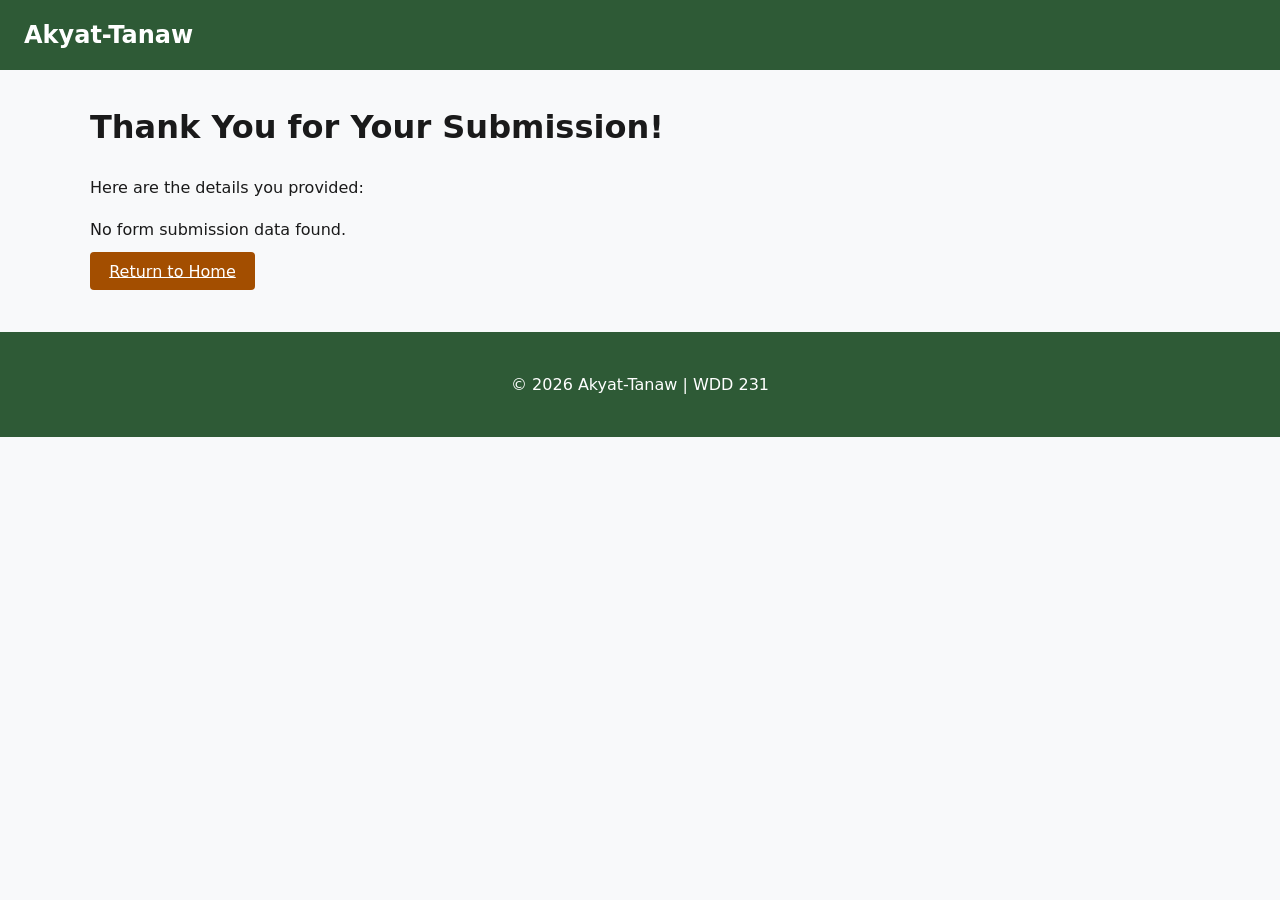
<file: finalproject/join.html>
<!DOCTYPE html>
<html lang="en">

<head>
    <meta charset="UTF-8">
    <meta name="viewport" content="width=device-width, initial-scale=1.0">
    <title>Form Submitted | Akyat-Tanaw</title>
    <link rel="stylesheet" href="styles/styles.css">
    <script type="module" src="scripts/form.mjs"></script>
</head>

<body>
    <header>
        <div class="logo-container"><span>Akyat-Tanaw</span></div>
    </header>

    <main>
        <h1>Thank You for Your Submission!</h1>
        <p>Here are the details you provided:</p>
        <div id="form-results" class="results-box"></div>
        <a href="index.html" class="cta-button">Return to Home</a>
    </main>

    <footer>
        <p>&copy; 2026 Akyat-Tanaw | WDD 231</p>
    </footer>
</body>

</html>
</file>
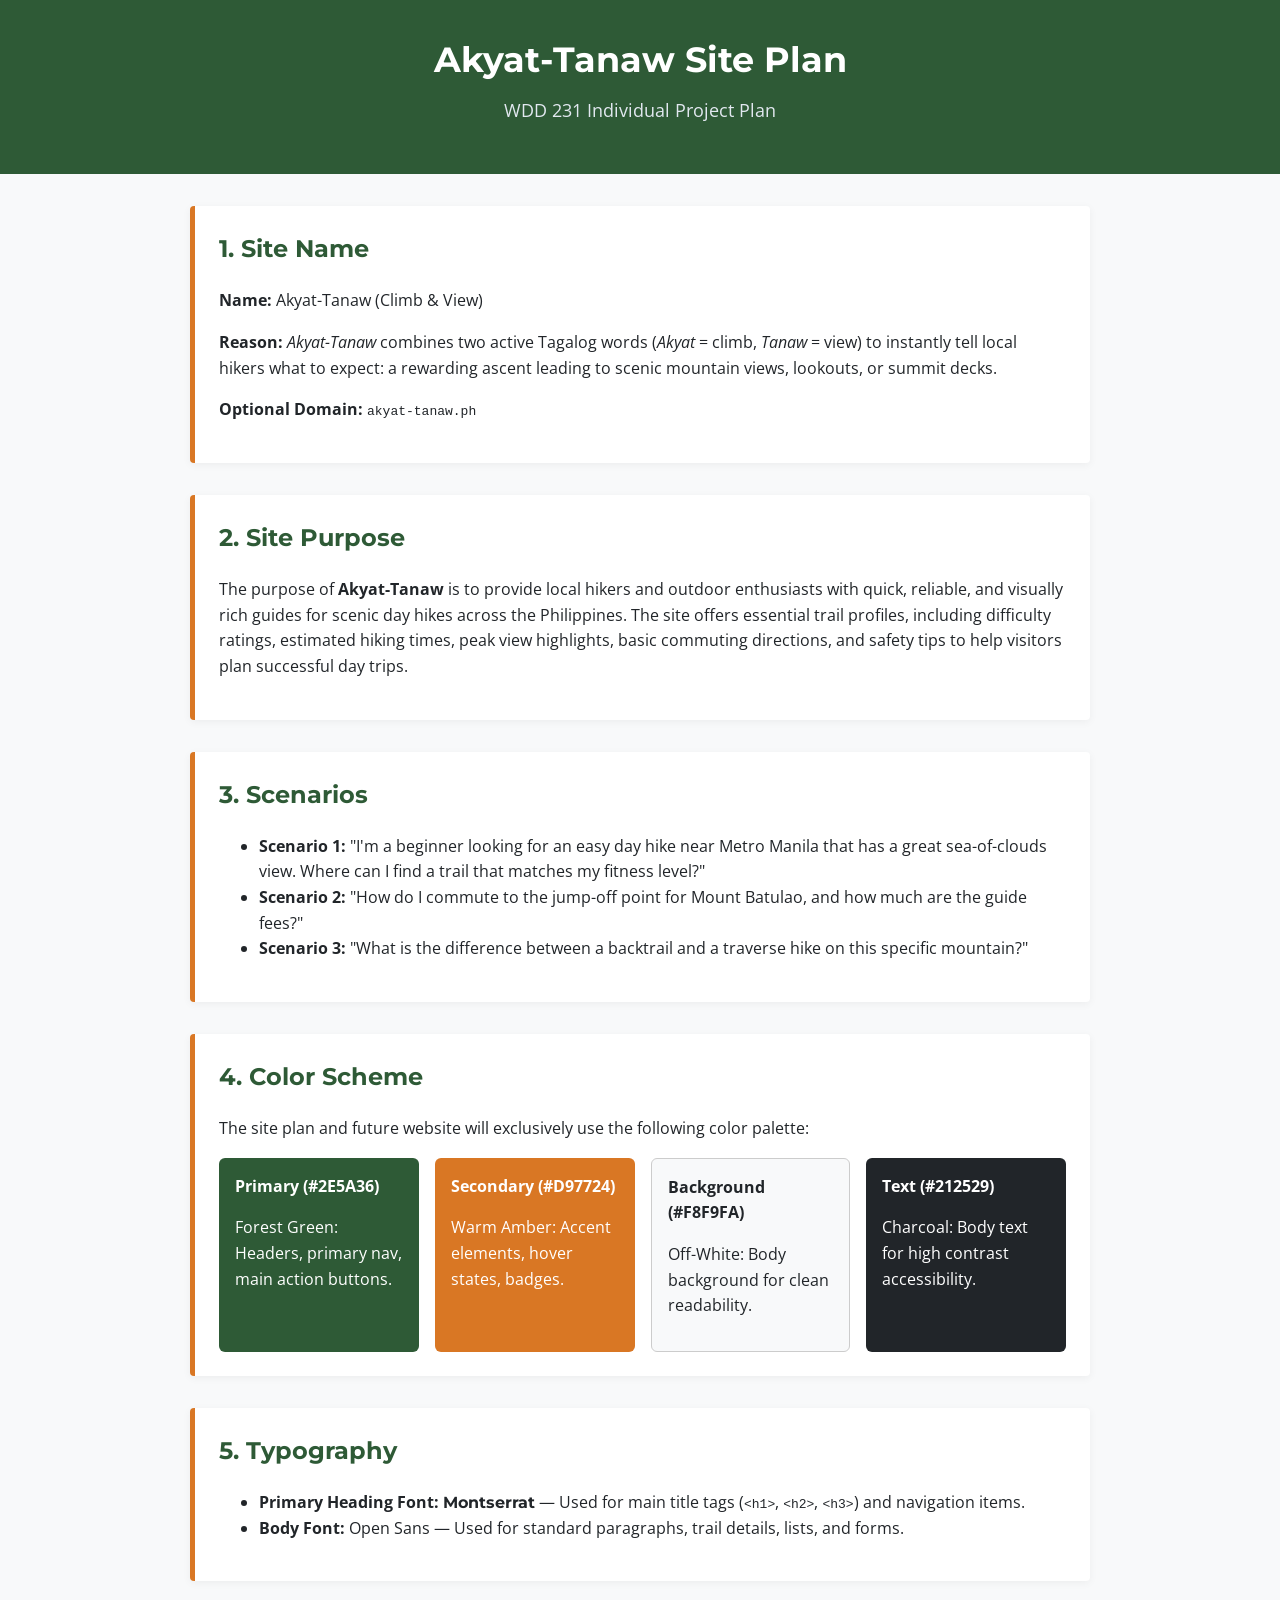
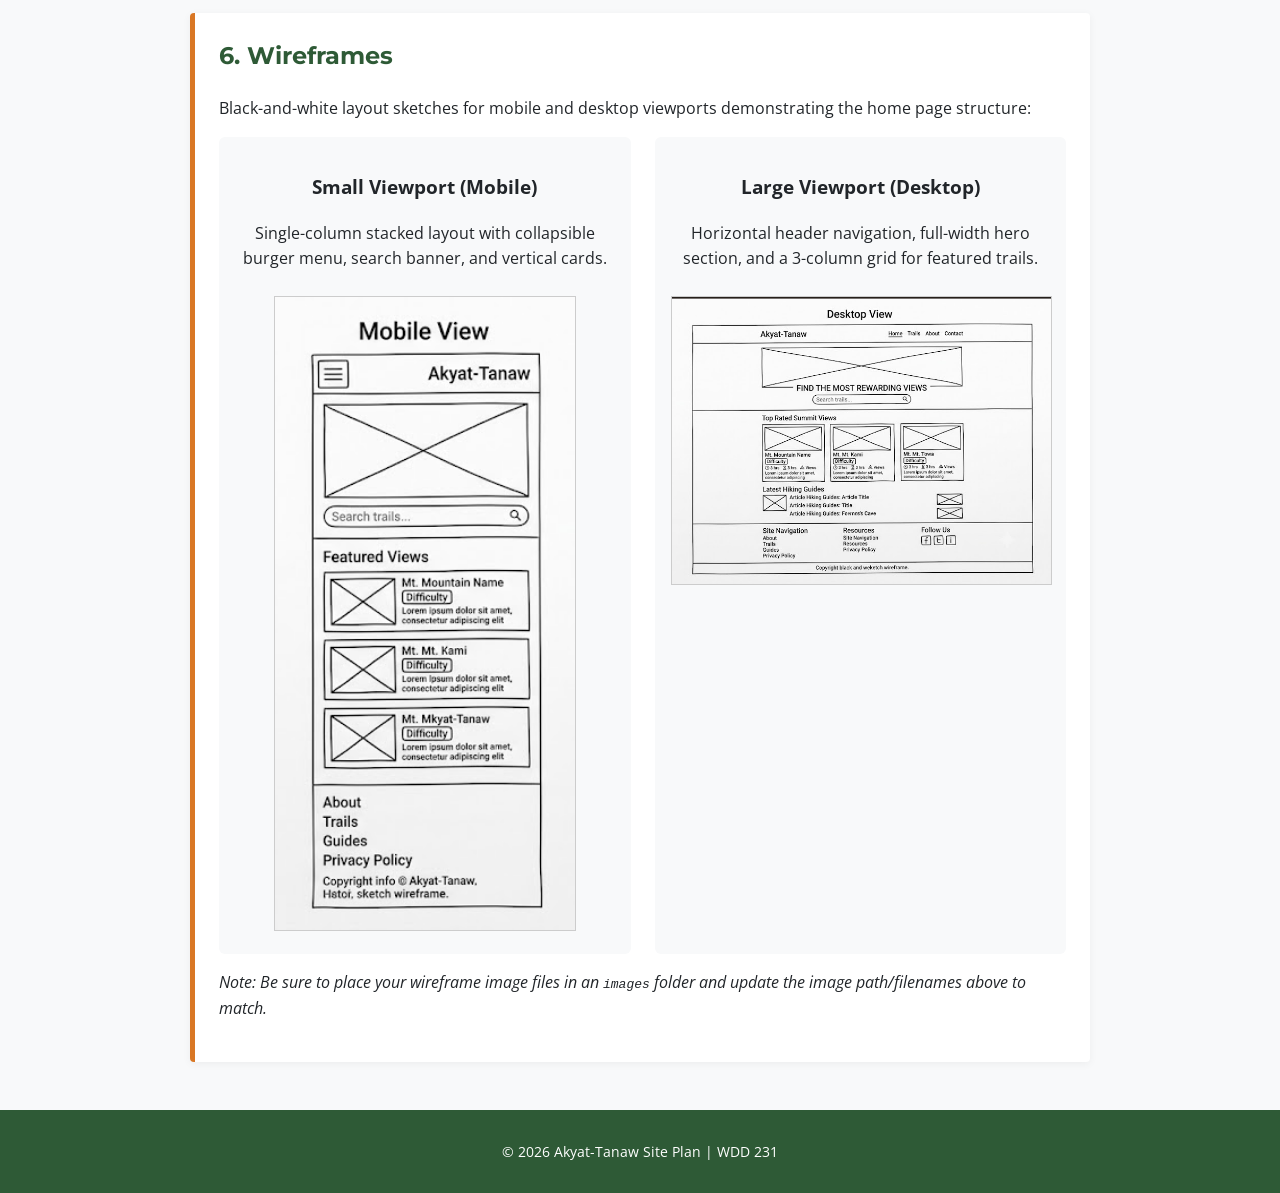
<file: website_plan/siteplan.html>
<!DOCTYPE html>
<html lang="en">

<head>
    <meta charset="UTF-8">
    <meta name="viewport" content="width=device-width, initial-scale=1.0">
    <title>Akyat-Tanaw Site Plan | WDD 231</title>
    <meta name="description" content="Site plan for the Akyat-Tanaw project for WDD 231.">
    <meta name="author" content="Irene Gavina Costales" />

    <!-- Google Fonts -->
    <link rel="preconnect" href="https://fonts.googleapis.com">
    <link rel="preconnect" href="https://fonts.gstatic.com" crossorigin>
    <link
      href="https://fonts.googleapis.com/css2?family=Montserrat:wght@600;700&family=Open+Sans:wght@400;600&display=swap"
      rel="stylesheet">
    <link rel="stylesheet" href="styles/siteplan.css">
</head>

<body>
    <header>
        <h1>Akyat-Tanaw Site Plan</h1>
        <p>WDD 231 Individual Project Plan</p>
    </header>

    <main>
        <section>
            <h2>1. Site Name</h2>
            <p><strong>Name:</strong> Akyat-Tanaw (Climb & View)</p>
            <p><strong>Reason:</strong> <em>Akyat-Tanaw</em> combines two active Tagalog words
                (<em>Akyat</em> = climb, <em>Tanaw</em> = view) to instantly tell local hikers what
                to expect: a rewarding ascent leading to scenic mountain views, lookouts, or summit
                decks.</p>
            <p><strong>Optional Domain:</strong> <code>akyat-tanaw.ph</code></p>
        </section>

        <section>
            <h2>2. Site Purpose</h2>
            <p>The purpose of <strong>Akyat-Tanaw</strong> is to provide local hikers and outdoor
                enthusiasts with quick, reliable, and visually rich guides for scenic day hikes
                across the Philippines. The site offers essential trail profiles, including
                difficulty ratings, estimated hiking times, peak view highlights, basic commuting
                directions, and safety tips to help visitors plan successful day trips.</p>
        </section>

        <section>
            <h2>3. Scenarios</h2>
            <ul>
                <li><strong>Scenario 1:</strong> "I'm a beginner looking for an easy day hike near
                    Metro Manila that has a great sea-of-clouds view. Where can I find a trail that
                    matches my fitness level?"</li>
                <li><strong>Scenario 2:</strong> "How do I commute to the jump-off point for Mount
                    Batulao, and how much are the guide fees?"</li>
                <li><strong>Scenario 3:</strong> "What is the difference between a backtrail and a
                    traverse hike on this specific mountain?"</li>
            </ul>
        </section>

        <section>
            <h2>4. Color Scheme</h2>
            <p>The site plan and future website will exclusively use the following color palette:
            </p>
            <div class="color-palette">
                <div class="color-box primary">
                    <span>Primary (#2E5A36)</span>
                    <p>Forest Green: Headers, primary nav, main action buttons.</p>
                </div>
                <div class="color-box secondary">
                    <span>Secondary (#D97724)</span>
                    <p>Warm Amber: Accent elements, hover states, badges.</p>
                </div>
                <div class="color-box background">
                    <span>Background (#F8F9FA)</span>
                    <p>Off-White: Body background for clean readability.</p>
                </div>
                <div class="color-box text">
                    <span>Text (#212529)</span>
                    <p>Charcoal: Body text for high contrast accessibility.</p>
                </div>
            </div>
        </section>

        <section>
            <h2>5. Typography</h2>
            <ul>
                <li><strong>Primary Heading Font:</strong> <span
                      class="heading-font-demo">Montserrat</span> — Used for main title tags
                    (<code>&lt;h1&gt;</code>, <code>&lt;h2&gt;</code>, <code>&lt;h3&gt;</code>) and
                    navigation items.</li>
                <li><strong>Body Font:</strong> <span class="body-font-demo">Open Sans</span> — Used
                    for standard paragraphs, trail details, lists, and forms.</li>
            </ul>
        </section>

        <section>
            <h2>6. Wireframes</h2>
            <p>Black-and-white layout sketches for mobile and desktop viewports demonstrating the
                home page structure:</p>

            <div class="wireframe-container">
                <div class="wireframe-card">
                    <h3>Small Viewport (Mobile)</h3>
                    <p>Single-column stacked layout with collapsible burger menu, search banner, and
                        vertical cards.</p>
                    <img src="images/mobile_view_wireframe.png" alt="Mobile Wireframe Layout Sketch"
                      width="300">
                </div>
                <div class="wireframe-card">
                    <h3>Large Viewport (Desktop)</h3>
                    <p>Horizontal header navigation, full-width hero section, and a 3-column grid
                        for featured trails.</p>
                    <img src="images/desktop_view_wireframe.png"
                      alt="Desktop Wireframe Layout Sketch" width="500">
                </div>
            </div>
            <p><em>Note: Be sure to place your wireframe image files in an <code>images</code>
                    folder and update the image path/filenames above to match.</em></p>
        </section>
    </main>

    <footer>
        <p>&copy; <span id="year"></span> Akyat-Tanaw Site Plan | WDD 231</p>
    </footer>

    <script>
        document.getElementById('year').textContent = new Date().getFullYear();
    </script>
</body>

</html>
</file>
<file: finalproject/styles/styles.css>
:root {
    --primary-color: #2E5A36;
    /* Forest Green - High contrast on light backgrounds */
    --secondary-color: #A34E00;
    /* Warm Dark Amber - High contrast on light backgrounds */
    --bg-color: #F8F9FA;
    /* Off-white */
    --card-bg: #FFFFFF;
    --text-color: #1A1A1A;
    /* Charcoal text for AA contrast rating */
}

/* Base Accessibility & CSS Grid/Flex Layouts */
body {
    font-family: system-ui, -apple-system, BlinkMacSystemFont, 'Segoe UI', Roboto, sans-serif;
    background-color: var(--bg-color);
    color: var(--text-color);
    margin: 0;
    padding: 0;
    line-height: 1.6;
}

header {
    background-color: var(--primary-color);
    color: #FFFFFF;
    display: flex;
    justify-content: space-between;
    align-items: center;
    padding: 1rem 1.5rem;
}

.logo-container {
    display: flex;
    align-items: center;
    gap: 0.75rem;
    font-size: 1.5rem;
    font-weight: bold;
}

#menu-toggle {
    background: none;
    border: none;
    color: #FFFFFF;
    font-size: 2rem;
    cursor: pointer;
}

/* Mobile Navigation (Stacked) */
#primary-nav {
    display: none;
    flex-direction: column;
    width: 100%;
    background-color: var(--primary-color);
    position: absolute;
    top: 70px;
    left: 0;
    z-index: 100;
}

#primary-nav.open {
    display: flex;
}

#primary-nav a {
    color: #FFFFFF;
    padding: 1rem;
    text-decoration: none;
    border-top: 1px solid rgba(255, 255, 255, 0.2);
}

#primary-nav a.active {
    background-color: var(--secondary-color);
    font-weight: bold;
}

main {
    max-width: 1100px;
    margin: 2rem auto;
    padding: 0 1rem;
}

/* Responsive Grid Layout for Trail Cards */
.card-grid {
    display: grid;
    grid-template-columns: repeat(auto-fit, minmax(280px, 1fr));
    gap: 1.5rem;
    margin-top: 1.5rem;
}

.trail-card {
    background: var(--card-bg);
    border: 1px solid #DDD;
    border-radius: 8px;
    padding: 1rem;
    box-shadow: 0 4px 6px rgba(0, 0, 0, 0.05);
}

.trail-card img {
    width: 100%;
    height: auto;
    object-fit: cover;
    border-radius: 4px;
}

.badge {
    padding: 0.2rem 0.6rem;
    border-radius: 4px;
    color: white;
    font-size: 0.85rem;
}

.badge.easy {
    background-color: #2E5A36;
}

.badge.moderate {
    background-color: var(--secondary-color);
}

.badge.challenging {
    background-color: #B22222;
}

/* Buttons & Form */
.cta-button,
.details-btn {
    background-color: var(--secondary-color);
    color: #FFFFFF;
    border: none;
    padding: 0.6rem 1.2rem;
    border-radius: 4px;
    cursor: pointer;
    font-size: 1rem;
}

.trail-form {
    display: flex;
    flex-direction: column;
    gap: 1rem;
    max-width: 600px;
    margin: 0 auto;
    background: var(--card-bg);
    padding: 2rem;
    border-radius: 8px;
}

/* Modal Styling */
dialog {
    border: none;
    border-radius: 8px;
    padding: 2rem;
    max-width: 500px;
    box-shadow: 0 10px 25px rgba(0, 0, 0, 0.3);
}

dialog::backdrop {
    background: rgba(0, 0, 0, 0.6);
}

/* Footer */
footer {
    background-color: var(--primary-color);
    color: #FFFFFF;
    text-align: center;
    padding: 1.5rem;
    margin-top: 3rem;
}

footer a {
    color: #FFD1A3;
}

/* Large Screens Media Query (Flex Navigation) */
@media (min-width: 768px) {
    #menu-toggle {
        display: none;
    }

    #primary-nav {
        display: flex !important;
        flex-direction: row;
        position: static;
        width: auto;
        background: none;
    }

    #primary-nav a {
        border: none;
        padding: 0.5rem 1rem;
        border-radius: 4px;
    }
}
</file>
<file: website_plan/styles/siteplan.css>
/* Color Variables based on the selected scheme */
:root {
    --primary-color: #2E5A36;
    --secondary-color: #D97724;
    --bg-color: #F8F9FA;
    --text-color: #212529;
    --card-bg: #FFFFFF;
}

/* Global Styles */
body {
    font-family: 'Open Sans', sans-serif;
    color: var(--text-color);
    background-color: var(--bg-color);
    margin: 0;
    padding: 0;
    line-height: 1.6;
}

header {
    background-color: var(--primary-color);
    color: white;
    text-align: center;
    padding: 2rem 1rem;
}

header h1 {
    font-family: 'Montserrat', sans-serif;
    margin: 0;
    font-size: 2.2rem;
}

header p {
    margin-top: 0.5rem;
    font-size: 1.1rem;
    color: #E2E8F0;
}

main {
    max-width: 900px;
    margin: 2rem auto;
    padding: 0 1.5rem;
}

section {
    background-color: var(--card-bg);
    border-left: 5px solid var(--secondary-color);
    padding: 1.5rem;
    margin-bottom: 2rem;
    border-radius: 4px;
    box-shadow: 0 2px 8px rgba(0, 0, 0, 0.05);
}

h2 {
    font-family: 'Montserrat', sans-serif;
    color: var(--primary-color);
    margin-top: 0;
}

/* Color Scheme Section */
.color-palette {
    display: grid;
    grid-template-columns: repeat(auto-fit, minmax(180px, 1fr));
    gap: 1rem;
    margin-top: 1rem;
}

.color-box {
    padding: 1rem;
    border-radius: 6px;
    color: white;
}

.color-box.primary {
    background-color: var(--primary-color);
}

.color-box.secondary {
    background-color: var(--secondary-color);
}

.color-box.background {
    background-color: var(--bg-color);
    color: var(--text-color);
    border: 1px solid #ccc;
}

.color-box.text {
    background-color: var(--text-color);
}

.color-box span {
    font-weight: bold;
    display: block;
    margin-bottom: 0.5rem;
}

/* Typography Demos */
.heading-font-demo {
    font-family: 'Montserrat', sans-serif;
    font-weight: 700;
}

.body-font-demo {
    font-family: 'Open Sans', sans-serif;
}

/* Wireframe Layout */
.wireframe-container {
    display: flex;
    flex-wrap: wrap;
    gap: 1.5rem;
    margin-top: 1rem;
}

.wireframe-card {
    flex: 1;
    min-width: 250px;
    background-color: var(--bg-color);
    padding: 1rem;
    border-radius: 6px;
    text-align: center;
}

.wireframe-card img {
    max-width: 100%;
    height: auto;
    border: 1px solid #ccc;
    margin-top: 0.5rem;
}

/* Footer */
footer {
    text-align: center;
    background-color: var(--primary-color);
    color: white;
    padding: 1rem;
    font-size: 0.9rem;
    margin-top: 3rem;
}
</file>
